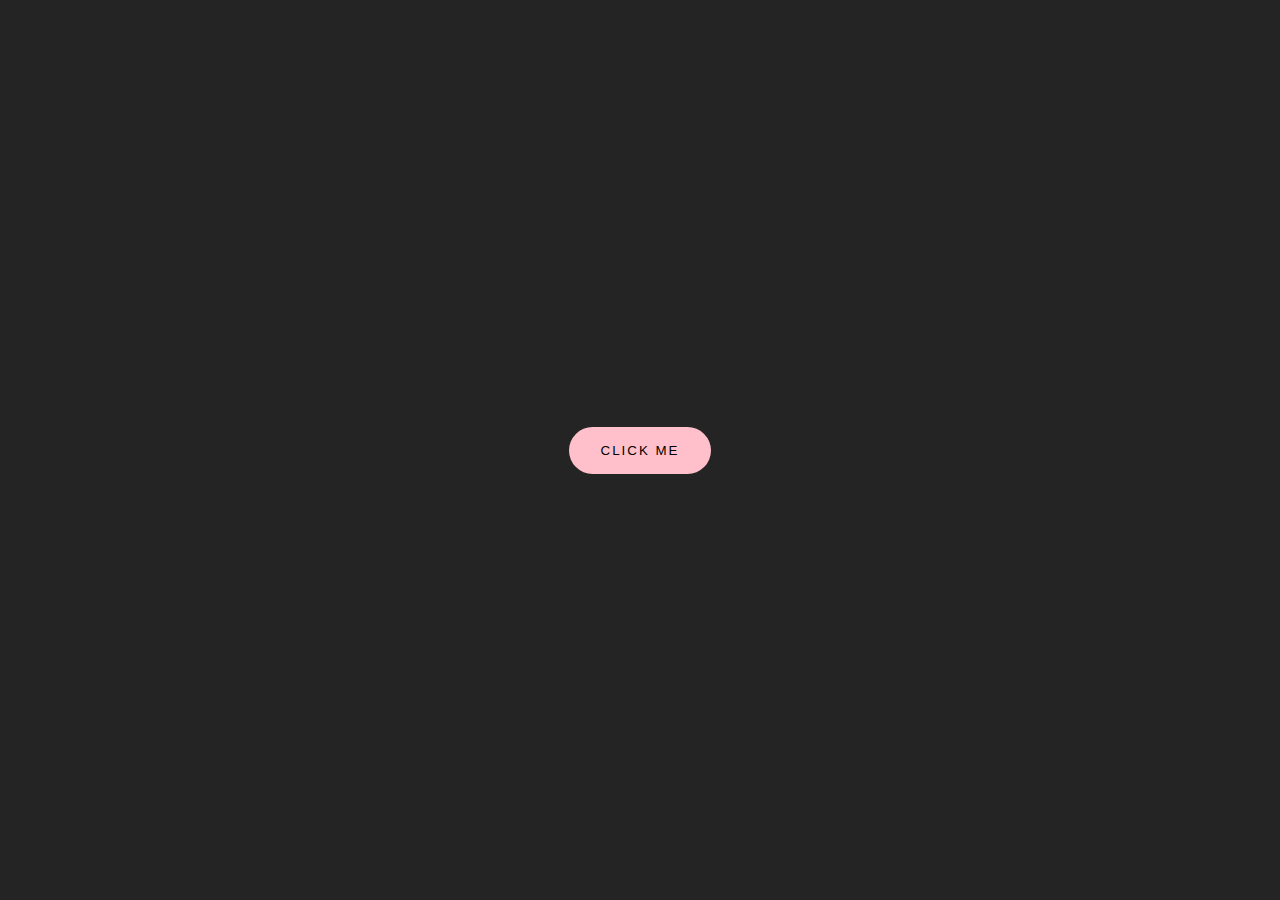
<file: btn_ripple_effect/index.html>
<!DOCTYPE html>
<html lang="en">
<head>
  <meta charset="UTF-8">
  <meta name="viewport" content="width=device-width, initial-scale=1.0">
  <link rel="stylesheet" href="https://cdnjs.cloudflare.com/ajax/libs/font-awesome/5.15.1/css/all.min.css" integrity="sha512-+4zCK9k+qNFUR5X+cKL9EIR+ZOhtIloNl9GIKS57V1MyNsYpYcUrUeQc9vNfzsWfV28IaLL3i96P9sdNyeRssA==" crossorigin="anonymous" />
  <link rel="stylesheet" href="style.css">
  <title>Button Ripple Effect</title>
</head>
<body>
  
  <button class='btn btn-ripple'>Click me</button>
  <!-- <span class='btn__circle'></span> -->

  <script src="script.js"></script>
</body>
</html>
</file>
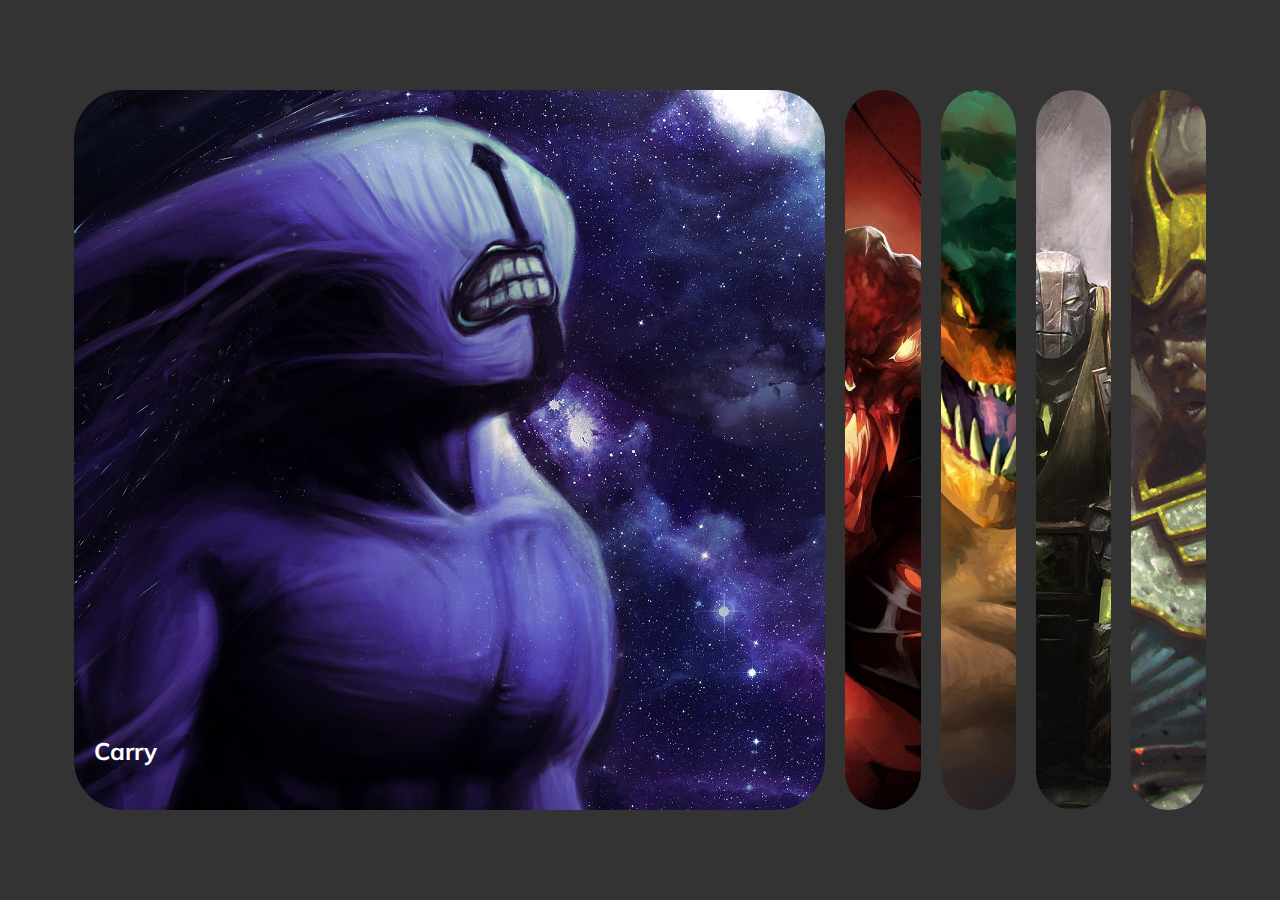
<file: expanding_cards/index.html>
<!DOCTYPE html>
<html lang="en">
<head>
  <meta charset="UTF-8">
  <meta name="viewport" content="width=device-width, initial-scale=1.0">
  <link rel="stylesheet" href="https://cdnjs.cloudflare.com/ajax/libs/font-awesome/5.15.1/css/all.min.css" integrity="sha512-+4zCK9k+qNFUR5X+cKL9EIR+ZOhtIloNl9GIKS57V1MyNsYpYcUrUeQc9vNfzsWfV28IaLL3i96P9sdNyeRssA==" crossorigin="anonymous" />
  <link rel="stylesheet" href="style.css">
  <title>Expanding Cards</title>
</head>
<body>
  <div class="container">
    <div class="bg--1 panel active">
      <h3 class="panel__title">Carry</h3>
    </div>
    <div class="bg--2 panel">
      <h3 class="panel__title">Midlane</h3>
    </div>
    <div class="bg--3 panel">
      <h3 class="panel__title">Offline</h3>
    </div>
    <div class="bg--4 panel">
      <h3 class="panel__title">Soft support</h3>
    </div>
    <div class="bg--5 panel">
      <h3 class="panel__title">Hard support</h3>
    </div>
  </div>

  <script src="script.js"></script>
</body>
</html>
</file>
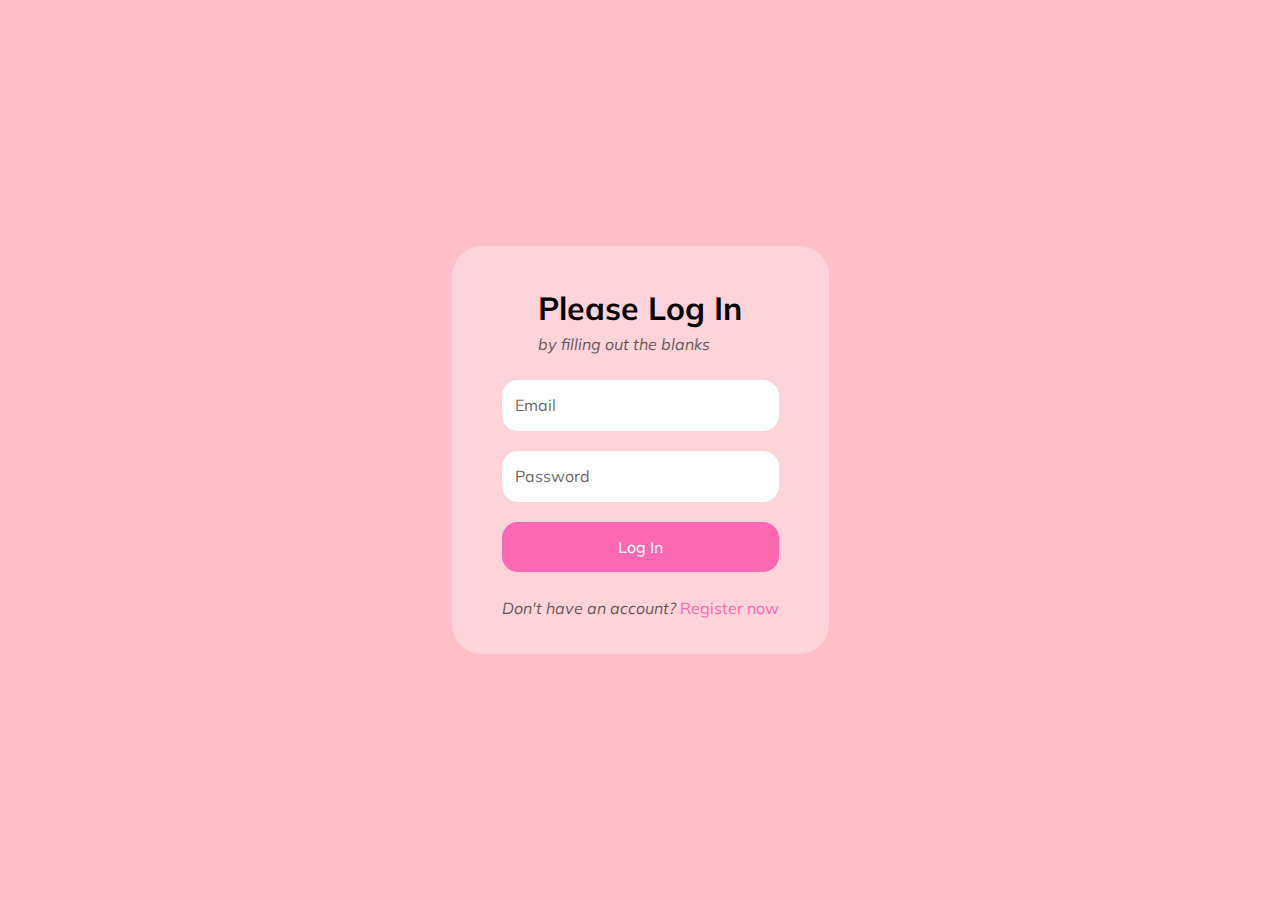
<file: form_wave_animation/index.html>
<!DOCTYPE html>
<html lang="en">
<head>
  <meta charset="UTF-8">
  <meta name="viewport" content="width=device-width, initial-scale=1.0">
  <link rel="stylesheet" href="https://cdnjs.cloudflare.com/ajax/libs/font-awesome/5.15.1/css/all.min.css" integrity="sha512-+4zCK9k+qNFUR5X+cKL9EIR+ZOhtIloNl9GIKS57V1MyNsYpYcUrUeQc9vNfzsWfV28IaLL3i96P9sdNyeRssA==" crossorigin="anonymous" />
  <link rel="stylesheet" href="style.css">
  <title>Form Input Wave</title>
</head>
<body>

  <form class="form">
    <div class="form__title">
      <h1 class="h1 h1--form">Please Log In</h1>
      <p class="text-info title__subtitle">by filling out the blanks</p>
    </div>
    <div class="form-ctrl">
      <input id="user-email" class="form-ctrl__field" type="email" name="email" placeholder="Email" required>
      <label class="form-ctrl__label" for="user-email">Email</label>
    </div>

    <div class="form-ctrl">
      <input id="user-password" class="form-ctrl__field" type="password" name="password" placeholder="Password" required>
      <label class="form-ctrl__label" for="user-password">Password</label>
    </div>

    <button class="btn btn--form btn-ripple" type="submit">Log In</button>

    <p class="form-no-account">
      <span class="text-info">Don't have an account?</span>
      <a class="link-alpha" href="#!">Register now</a>
    </p>
  </form>

  <script src="script.js"></script>
</body>
</html>
</file>
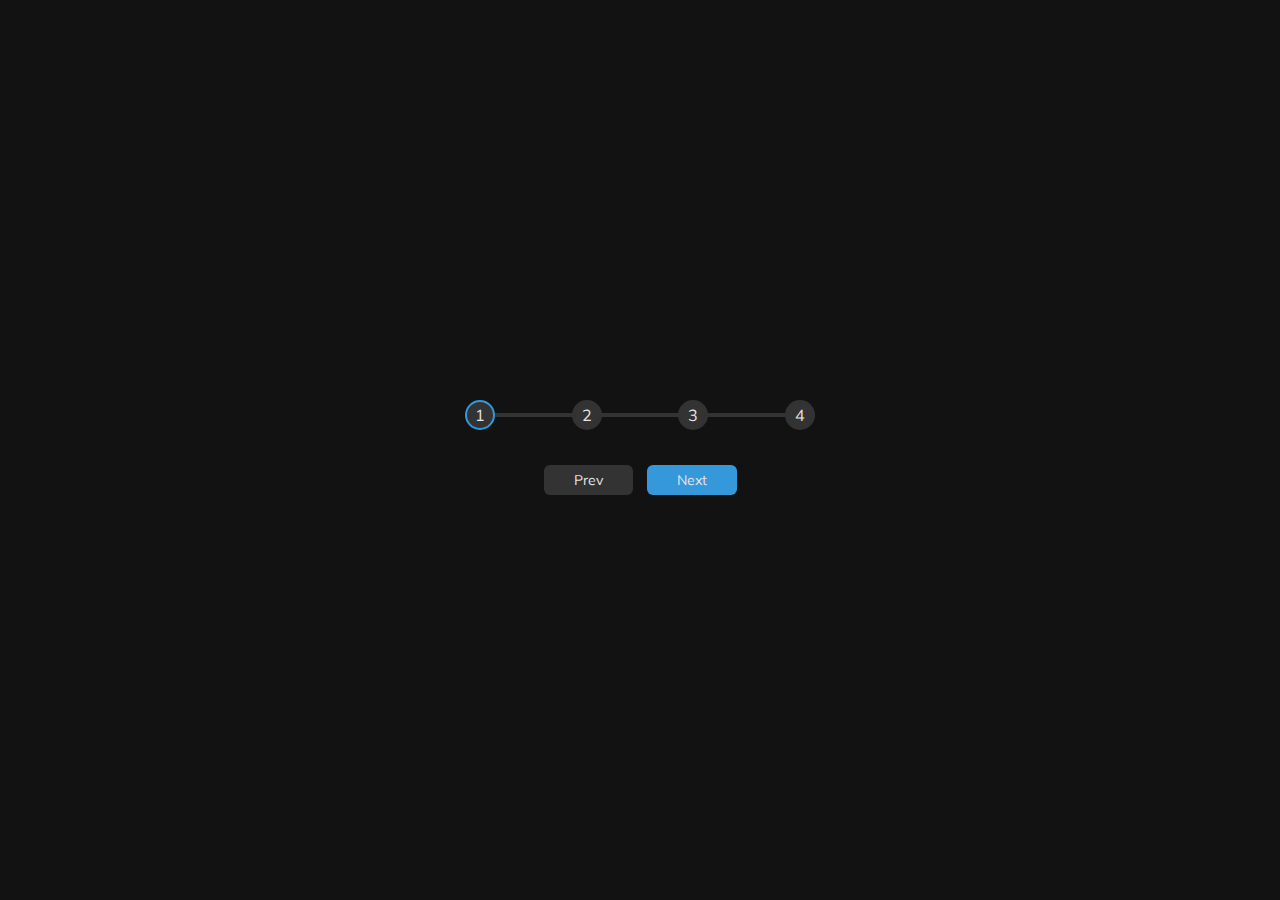
<file: progress_steps/index.html>
<!DOCTYPE html>
<html lang="en">
<head>
  <meta charset="UTF-8">
  <meta name="viewport" content="width=device-width, initial-scale=1.0">
  <link rel="stylesheet" href="https://cdnjs.cloudflare.com/ajax/libs/font-awesome/5.15.1/css/all.min.css" integrity="sha512-+4zCK9k+qNFUR5X+cKL9EIR+ZOhtIloNl9GIKS57V1MyNsYpYcUrUeQc9vNfzsWfV28IaLL3i96P9sdNyeRssA==" crossorigin="anonymous" />
  <link rel="stylesheet" href="style.css">
  <title>Progress Steps</title>
</head>
<body>
  <div class="container">
    <div class="progress">
      <div id="js-progress-line" class="progress__line"></div>
      <div class="progress__circle active">1</div>
      <div class="progress__circle">2</div>
      <div class="progress__circle">3</div>
      <div class="progress__circle">4</div>
    </div>

    <button class="btn progress__btn" id="js-progress-prev" disabled>Prev</button>
    <button class="btn progress__btn" id="js-progress-next">Next</button>
  </div>

  <script src="script.js"></script>
</body>
</html>
</file>
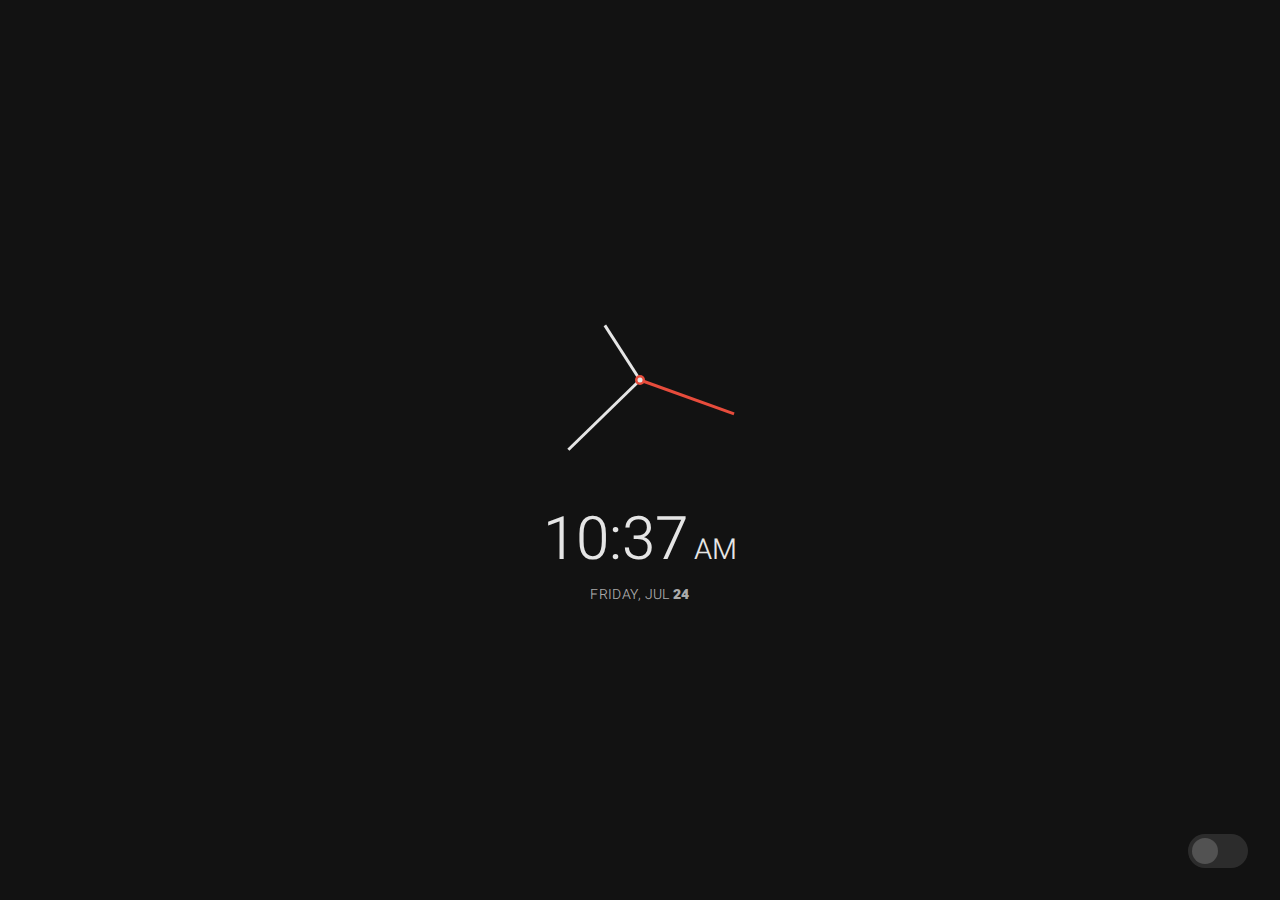
<file: theme_clock/index.html>
<!DOCTYPE html>
<html lang="en">
<head>
  <meta charset="UTF-8">
  <meta name="viewport" content="width=device-width, initial-scale=1.0">
  <link rel="stylesheet" href="https://cdnjs.cloudflare.com/ajax/libs/font-awesome/5.15.1/css/all.min.css" integrity="sha512-+4zCK9k+qNFUR5X+cKL9EIR+ZOhtIloNl9GIKS57V1MyNsYpYcUrUeQc9vNfzsWfV28IaLL3i96P9sdNyeRssA==" crossorigin="anonymous" />
  <link rel="stylesheet" href="style.css">
  <title>Clock</title>
</head>
<body>
  
  <!-- Inspired by this dribbble shot https://dribbble.com/shots/5958443-Alarm-clock -->

  <!-- <button class="toggle-themes">Light mode</button> -->
  <!-- Rounded switch -->
  <label class="theme-switch" for="js-theme-switch-checkbox">
    <span class="theme-switch__text">Light</span>
    <input id="js-theme-switch-checkbox" class="theme-switch__checkbox" type="checkbox" name="theme-switch-checkbox">
    <span class="theme-switch__slider"></span>
  </label>

  <div class="clock">
    <div class="clock__face">
      <div class="face__needle face__hour"></div>
      <div class="face__needle face__minute"></div>
      <div class="face__needle face__second"></div>
      <div class="face__center-point"></div>
    </div>

    <div class="clock__time"></div>
    <div class="clock__date"></div>
  </div>

  <script src="script.js"></script>
</body>
</html>
</file>
<file: btn_ripple_effect/style.css>
@import url('https://fonts.googleapis.com/css2?family=Muli:wght@100;200;300;400;500;600;700;800;900&display=swap');

html {
  -webkit-box-sizing: border-box;
  -moz-box-sizing: border-box;
  box-sizing: border-box;
  font-family: 'Muli', sans-serif;
  font-size: 16px;
  background-color:#242424;
  color: #fff;
  min-height: 100%;
  max-width: 100%;
}

*,
*:before,
*:after {
  -webkit-box-sizing: inherit;
  -moz-box-sizing: inherit;
  box-sizing: inherit;
}

body{
  margin: 0;
  display: flex;
  flex-direction: column;
  justify-content: center;
  align-items: center;
  min-height: 100vh;
  overflow: hidden;
}

.btn{
  position: relative;
  margin: 0.5rem;
  padding: 1rem 2rem;
  border: none;
  border-radius: 2rem;
  letter-spacing: 0.125rem;
  font-weight: 500;
  text-transform: uppercase;
  overflow: hidden;
  background-color: pink;
  cursor: pointer;
  -webkit-tap-highlight-color: transparent;
}

.btn:focus{
  outline: none;
}

.btn__circle{
  width: 6.25rem;
  height: 6.25rem;
  position: absolute;
  top: 1.6875rem;
  left: 5.125rem;
  border-radius: 50%;
  transform: translate(-50%, -50%) scale(0);
  animation-name: btn-circle-scale;
  animation-duration: 0.5s;
  animation-timing-function: ease-out;
  background-color: #fff;
}

@keyframes btn-circle-scale{
  to{
    transform: translate(-50%, -50%) scale(3);
    opacity: 0;
  }
}
</file>
<file: expanding_cards/style.css>
@import url('https://fonts.googleapis.com/css2?family=Muli:wght@400;700&display=swap');

html {
  -webkit-box-sizing: border-box;
  -moz-box-sizing: border-box;
  box-sizing: border-box;
  font-family: 'Muli', sans-serif;
  font-size: 16px;
  background-color:#333;
  color: #fff;
  min-height: 100%;
  max-width: 100%;
}

*,
*:before,
*:after {
  -webkit-box-sizing: inherit;
  -moz-box-sizing: inherit;
  box-sizing: inherit;
}

body{
  margin: 0;
  display: flex;
  flex-direction: column;
  justify-content: center;
  align-items: center;
  min-height: 100vh;
  overflow: hidden;
}

.container{
  display: flex;
  width: 90vw;
}

.panel{
  background-size: cover;
  background-position: center;
  background-repeat: no-repeat;
  height: 80vh;
  border-radius: 3.125rem;
  cursor: pointer;
  flex: 0.5;
  margin: 10px;
  position: relative;
  transition: flex 0.7s ease-in;
  -webkit-tap-highlight-color: transparent;
}

.panel__title{
  font-size: 24px;
  position: absolute;
  bottom: 20px;
  left: 20px;
  opacity: 0;
  transition: opacity 0.3s ease-in 0.4s;
}

.panel.active{
  flex: 5;
}

.panel.active .panel__title{
  opacity: 1;
}

@media(max-width: 480px){
  .container{
    width: 100vw;
  }

  .panel:nth-of-type(4),
  .panel:nth-of-type(5){
    display: none;
  }
}

.bg--1{
  background-image: url('darkterror.jpg');
  background-position: 60%;
}

.bg--2{
  background-image: url('nevermore.jpg');
  background-position: 41%;
}

.bg--3{
  background-image: url('leviathan.jpg');
}

.bg--4{
  background-image: url('kaolin.jpg');
}

.bg--5{
  background-image: url('holy-knight.jpg');
  background-position: 56%;
}
</file>
<file: form_wave_animation/style.css>
@import url('https://fonts.googleapis.com/css2?family=Muli:wght@400;700&display=swap');

/* General */
html {
  -webkit-box-sizing: border-box;
  -moz-box-sizing: border-box;
  box-sizing: border-box;
  font-family: 'Muli', sans-serif;
  font-size: 16px;
  background-color: pink;
  color: #000;
  min-height: 100%;
  max-width: 100%;
}

*,
*:before,
*:after {
  -webkit-box-sizing: inherit;
  -moz-box-sizing: inherit;
  box-sizing: inherit;
}

body{
  margin: 0;
  display: flex;
  flex-direction: column;
  justify-content: center;
  align-items: center;
  min-height: 100vh;
  overflow: hidden;
}
/* /General */

/* Utility */
.h1--form{
  margin-bottom: 0.4rem;
}

.text-info{
  opacity: 0.6;
  font-style: italic;
  
}

.title__subtitle{
  margin: 0 0 1.6rem 0; /* 0 0 2.4rem 0 */
}
/* /Utility */

/* Forms */
.form{
  background-color: rgba(255,255,255,0.3);
  padding: 1.25rem 3.125rem;
  border-radius: 1.875rem;
  margin: 0 1rem;
}

.form__title{
  margin: 0 auto;
  width: 12.75rem;
}

.form-ctrl{
  position: relative;
  margin: 1.25rem 0;
}

.form-ctrl__label{
  position: absolute;
  top: 50%;
  left: 5%;
  opacity: 0.6;
  transform: translateY(-50%);
  transition: opacity 0.3s ease-in-out;
}

.label__letter{
  display: inline-block;
  transition: transform 0.3s cubic-bezier(0.68, -0.55, 0.265, 1.55);
}

.form-ctrl__field:focus + .form-ctrl__label,
.form-ctrl__field:valid + .form-ctrl__label,
.form-ctrl__field:invalid:not(:placeholder-shown) + .form-ctrl__label{
  opacity: 1;
}

.form-ctrl__field:focus + .form-ctrl__label .label__letter,
.form-ctrl__field:valid + .form-ctrl__label .label__letter,
.form-ctrl__field:invalid:not(:placeholder-shown) + .form-ctrl__label .label__letter{
  transform: translateY(-210%);
}

.form-ctrl__field{
  border: 0;
  display: block;
  width: 100%;
  padding: 0.9375rem;
  font-size: 1.125rem;
  border-radius: 1rem;
  transition: margin-top 0.3s ease-out;
  -webkit-tap-highlight-color: transparent;
}

.form-ctrl__field:focus,
.form-ctrl__field:valid,
.form-ctrl__field:invalid:not(:placeholder-shown){
  margin-top: 2.4rem;
}

.form-ctrl__field::placeholder{
  opacity: 0;
}


.form-ctrl__field:focus{
  outline: none;
  box-shadow: 0 0 1.875rem rgba(0,0,0,0.1);
}

.form-no-account{
  margin-top: 1.6rem;
}

/* /Forms */

/* Buttons */
.btn{
  position: relative;
  width: 100%;
  padding: 0.9375rem;
  font-family: inherit;
  font-size: 1rem;
  border: 0;
  border-radius: 1rem;
  background-color: HotPink;
  color: #fff;
  overflow: hidden;
  cursor: pointer;
  -webkit-tap-highlight-color: transparent;
}

.btn:active{
  transform: scale(0.98);
}

.btn:focus,
.link-alpha:focus{
  outline: none;
}

.btn:focus-visible,
.btn:hover{
  box-shadow: 0 0 1.875rem rgba(255,215,0,0.12);
}

.btn__circle,
.btn:focus-visible::before,
.btn:focus-visible::after{
  content: 'test';
  width: 6.25rem;
  height: 6.25rem;
  position: absolute;
  top: 1.6875rem;
  left: 5.125rem;
  border-radius: 50%;
  transform: translate(-50%, -50%) scale(0);
  animation-name: btn-circle-scale;
  animation-duration: 0.5s;
  animation-timing-function: ease-out;
  background-color: #fff;
}

.btn:focus-visible::after{
  left: 12.125rem;
}

@keyframes btn-circle-scale{
  to{
    transform: translate(-50%, -50%) scale(3);
    opacity: 0;
  }
}

.link-alpha{
  text-decoration: none;
  color: hotpink;
  /* color: fuchsia; */
  -webkit-tap-highlight-color: transparent;
}

.link-alpha:hover,
.link-alpha:focus{
  text-decoration: underline;
}
/* /Buttons */
</file>
<file: progress_steps/style.css>
@import url('https://fonts.googleapis.com/css2?family=Muli&display=swap');

:root{
  --c-alpha: #3498db;
  --c-light: #e5e5e5;
  --c-dark: #6a6a6a;
  --c-dark-2: #333;
  --c-dark-3: #121212;
}

html {
  -webkit-box-sizing: border-box;
  -moz-box-sizing: border-box;
  box-sizing: border-box;
  font-family: 'Muli', sans-serif;
  font-size: 16px;
  background-color: var(--c-dark-3);
  color: var(--c-light);
  min-height: 100%;
  max-width: 100%;
}

*,
*:before,
*:after {
  -webkit-box-sizing: inherit;
  -moz-box-sizing: inherit;
  box-sizing: inherit;
}

body{
  margin: 0;
  display: flex;
  justify-content: center;
  align-items: center;
  min-height: 100vh;
  overflow: hidden;
}

.container{
  text-align: center;
}

.progress{
  display: flex;
  justify-content: space-between;
  position: relative;
  margin-bottom: 1.875rem;
  max-width: 100%;
  width: 21.875rem;
}

.progress::before{
  content: '';
  background-color: var(--c-dark-2);
  position: absolute;
  top: 50%;
  left: 0;
  transform: translateY(-50%);
  height: 0.25rem;
  width: 100%;
  z-index: -1;
}

.progress__line{
  background-color: var(--c-alpha);
  position: absolute;
  top: 50%;
  left: 0;
  transform: translateY(-50%);
  height: 0.25rem;
  width: 0;
  z-index: -1;
  transition: width 0.4s ease;
}

.progress__circle{
  background-color: var(--c-dark-2);
  color: var(--c-light);
  border-radius: 50%;
  height: 1.875rem;
  width: 1.875rem;
  display: flex;
  justify-content: center;
  align-items: center;
  border: 0.125rem solid var(--c-dark-2);
  transition: border-color .4s ease;
}

.progress__circle.active{
  border-color: var(--c-alpha);
}

.btn{
  font-family: inherit;
  font-size: 0.875rem;
  padding: 0.375rem 1.875rem;
  margin: 0.3125rem;
  border: 0;
  border-radius: 0.375rem;
  background-color: var(--c-alpha);
  color: var(--c-light);
  cursor: pointer;
  transition: background-color .2s ease;
}

.btn:active{
  transform: scale(0.98);
}

.btn:focus{
  outline: 0;
}

.btn:disabled{
  background-color: var(--c-dark-2);
  cursor: not-allowed;
}
</file>
<file: theme_clock/style.css>
@import url('https://fonts.googleapis.com/css2?family=Heebo:wght@300;900&display=swap');

:root{
  --c-alpha: #3498db;
  --c-light: #e5e5e5;
  --c-dark: #6a6a6a;
  --c-dark-2: #333;
  --c-dark-3: #121212;
}

html.light{
  --c-light: #121212;
  --c-dark-3: #e5e5e5;
}

html {
  -webkit-box-sizing: border-box;
  -moz-box-sizing: border-box;
  box-sizing: border-box;
  font-family: 'Heebo', sans-serif;
  font-size: 16px;
  font-weight: 300;
  background-color:var(--c-dark-3);
  color: var(--c-light);
  min-height: 100%;
  max-width: 100%;
  transition: background-color 0.3s ease-in, color 0.3s ease-in;
}

*,
*:before,
*:after {
  -webkit-box-sizing: inherit;
  -moz-box-sizing: inherit;
  box-sizing: inherit;
}

body{
  margin: 0;
  display: flex;
  justify-content: center;
  align-items: center;
  min-height: 100vh;
  overflow: hidden;
}

.clock{
  display: flex;
  flex-direction: column;
  justify-content: space-between;
  align-items: center;
  margin-bottom: 1rem;
}

.clock__face{
  position: relative;
  width: 12.5rem;
  height: 12.5rem;
  margin-bottom: 1rem;
}

.face__needle{
  background-color: var(--c-light);
  position: absolute;
  top: 50%;
  left: 50%;
  height: 4.0625rem;
  width: 0.1875rem;
  transform-origin: bottom center;
  transition: transform 0.5s ease-in, background-color 0.5s ease-in;
}

.face__hour{
  transform: translate(-50%, -100%) rotate(0deg);
}

.face__minute{
  transform: translate(-50%, -100%) rotate(0deg);
  height: 6.25rem;
}

.face__second{
  transform: translate(-50%, -100%) rotate(0deg);
  height: 6.25rem;
  background-color: #e74c3c;
}

.face__center-point{
  background-color: #e74c3c;
  width: 0.625rem;
  height: 0.625rem;
  position: absolute;
  top: 50%;
  left: 50%;
  transform: translate(-50%, -50%);
  border-radius: 50%;
}

.face__center-point::after{
  content: '';
  background-color: var(--c-light);
  width: 0.3125rem;
  height: 0.3125rem;
  position: absolute;
  top: 50%;
  left: 50%;
  transform: translate(-50%, -50%);
  border-radius: 50%;
}

.clock__time{
  font-size: 3.75rem;
}

.time__ampm{
  font-size: 1.8rem;
  padding-left: 0.4rem;
  font-weight: 300;
}

.clock__date{
  color: #aaa;
  font-size: 0.875rem;
  letter-spacing: 0.01875rem;
  text-transform: uppercase;
}

.date__num{
  font-weight: 900;
}

/* Slider switch */
.theme-switch {
  width: 3.75rem;
  height: 2.125rem;
  position: absolute;
  bottom: 2rem;
  right: 2rem;
  opacity: 0.3;
  cursor: pointer;
  animation-name: oneThirdFadeOut;
  animation-duration: 3s;
  transition: opacity 0.3s ease-in;
  -webkit-tap-highlight-color: transparent;
}

.theme-switch:focus{
  outline: none;
}

.theme-switch:hover{
  opacity: 1;
}

.theme-switch__text{
  position: absolute;
  top: 50%;
  left: -2.9rem;
  transform: translateY(-50%);
  opacity: 0;
  animation-name: fadeOut;
  animation-duration: 3s;
  transition: opacity 0.3s ease-in;
  -webkit-tap-highlight-color: transparent;
}

.theme-switch:hover .theme-switch__text{
  opacity: 1;
}

.theme-switch__checkbox {
  position: absolute;
  opacity: 0;
  width: 0;
  height: 0;
}

.theme-switch__slider {
  position: absolute;
  top: 0;
  left: 0;
  right: 0;
  bottom: 0;
  border-radius: 2.125rem;
  background-color: var(--c-dark);
  cursor: pointer;
}

.theme-switch__slider:before {
  content: '';
  height: 1.625rem;
  width: 1.625rem;
  position: absolute;
  left: 0.25rem;
  bottom: 0.25rem;
  border-radius: 50%;
  background-color: #e5e5e5;
  transition: transform 0.2s ease-in, background-color 0.4s ease-in;
}

.theme-switch__checkbox:checked + .theme-switch__slider {
  background-color: var(--c-light);
}

.theme-switch__checkbox:focus + .theme-switch__slider {
  box-shadow: 0 0 0.0625rem var(--c-light);
}

.theme-switch__checkbox:checked + .theme-switch__slider:before {
  transform: translateX(1.625rem);
}

@keyframes fadeOut {
  0% {opacity: 1}
  80%{opacity: 1}
  100% {opacity: 0}
}

@keyframes oneThirdFadeOut {
  0% {opacity: 1}
  80%{opacity: 1}
  100% {opacity: 0.3}
}
</file>
